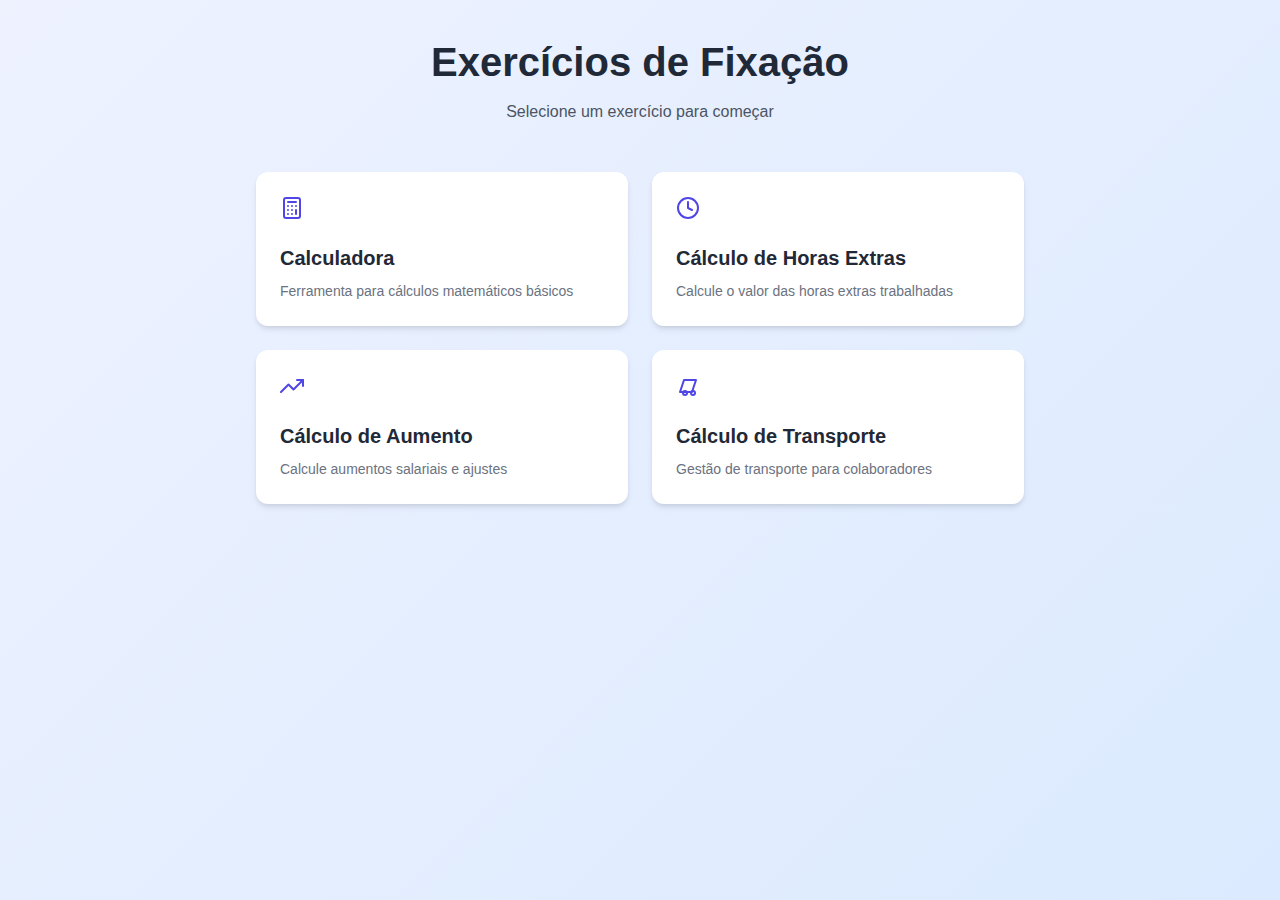
<file: index.html>
<!DOCTYPE html>
<html lang="pt-br">
<head>
    <meta charset="UTF-8">
    <meta name="viewport" content="width=device-width, initial-scale=1.0">
    <title>Exercícios de Fixação</title>
    <link rel="stylesheet" href="style.css">
</head>
<body>
    <div class="container">
        <div class="header">
            <h1>Exercícios de Fixação</h1>
            <p>Selecione um exercício para começar</p>
        </div>
        
        <div class="exercises-grid">
            <a href="Calculadora/exemplo1.html" class="exercise-card">
                <div class="icon">
                    <svg xmlns="http://www.w3.org/2000/svg" width="24" height="24" viewBox="0 0 24 24" fill="none" stroke="currentColor" stroke-width="2" stroke-linecap="round" stroke-linejoin="round"><rect width="16" height="20" x="4" y="2" rx="2"/><line x1="8" x2="16" y1="6" y2="6"/><line x1="16" x2="16" y1="14" y2="18"/><path d="M16 10h.01"/><path d="M12 10h.01"/><path d="M8 10h.01"/><path d="M12 14h.01"/><path d="M8 14h.01"/><path d="M12 18h.01"/><path d="M8 18h.01"/></svg>
                </div>
                <h2>Calculadora</h2>
                <p>Ferramenta para cálculos matemáticos básicos</p>
            </a>

            <a href="Exercicio 1/exercicio1.html" class="exercise-card">
                <div class="icon">
                    <svg xmlns="http://www.w3.org/2000/svg" width="24" height="24" viewBox="0 0 24 24" fill="none" stroke="currentColor" stroke-width="2" stroke-linecap="round" stroke-linejoin="round"><circle cx="12" cy="12" r="10"/><polyline points="12 6 12 12 16 14"/></svg>
                </div>
                <h2>Cálculo de Horas Extras</h2>
                <p>Calcule o valor das horas extras trabalhadas</p>
            </a>

            <a href="Exercicio 2/exercicio2.html" class="exercise-card">
                <div class="icon">
                    <svg xmlns="http://www.w3.org/2000/svg" width="24" height="24" viewBox="0 0 24 24" fill="none" stroke="currentColor" stroke-width="2" stroke-linecap="round" stroke-linejoin="round"><polyline points="23 6 13.5 15.5 8.5 10.5 1 18"/><polyline points="17 6 23 6 23 12"/></svg>
                </div>
                <h2>Cálculo de Aumento</h2>
                <p>Calcule aumentos salariais e ajustes</p>
            </a>

            <a href="Exercicio 3/exercicio3.html" class="exercise-card">
                <div class="icon">
                    <svg xmlns="http://www.w3.org/2000/svg" width="24" height="24" viewBox="0 0 24 24" fill="none" stroke="currentColor" stroke-width="2" stroke-linecap="round" stroke-linejoin="round"><path d="M8 6h12l-4 12H4z"/><circle cx="9" cy="19" r="2"/><circle cx="17" cy="19" r="2"/></svg>
                </div>
                <h2>Cálculo de Transporte</h2>
                <p>Gestão de transporte para colaboradores</p>
            </a>
        </div>

        <div class="footer">
            <p id="dataAtual"></p>
        </div>
    </div>
    <script src="script.js"></script>
</body>
</html>
</file>
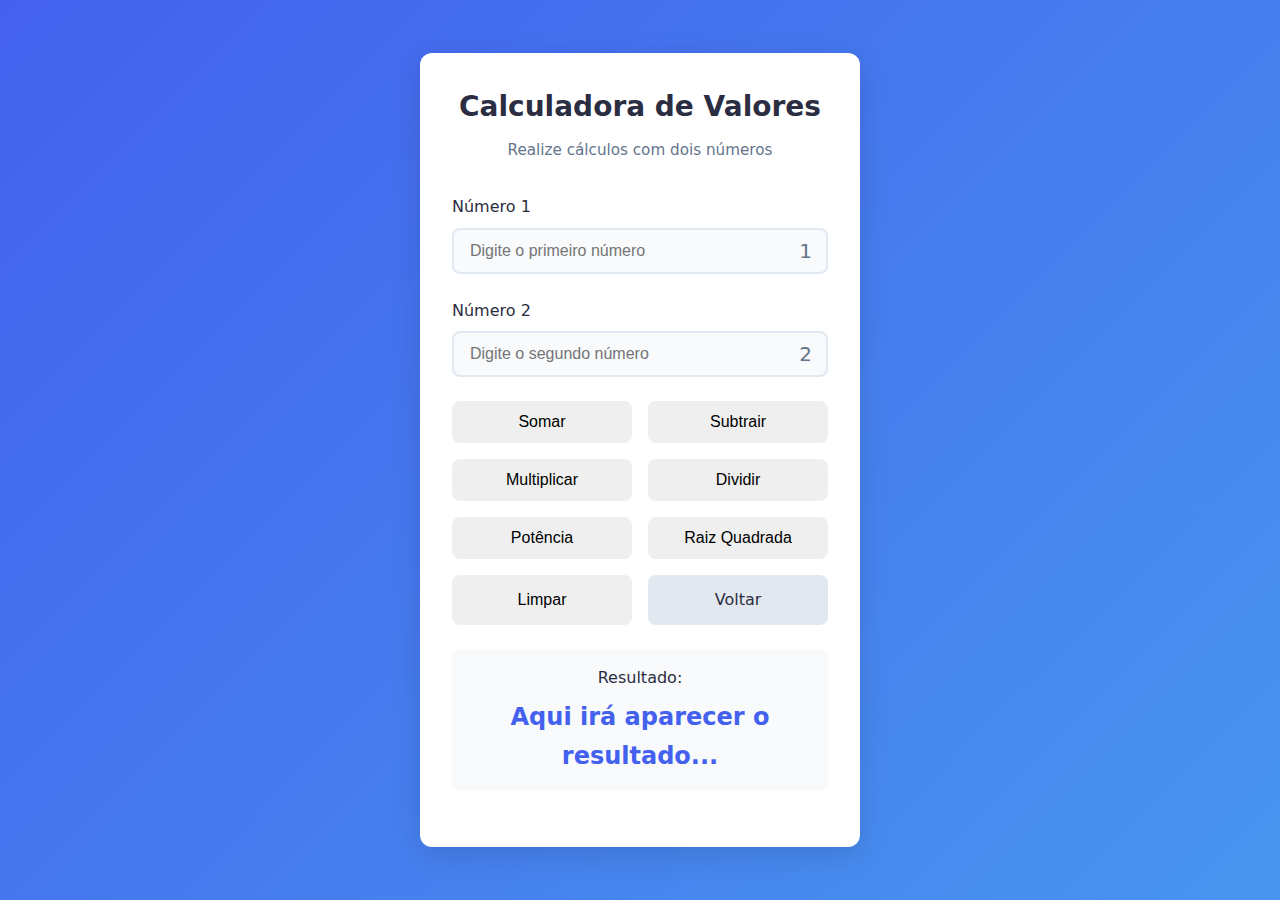
<file: Calculadora/exemplo1.html>
<!DOCTYPE html>
<html lang="pt-br">
<head>
    <meta charset="UTF-8">
    <meta name="viewport" content="width=device-width, initial-scale=1.0">
    <title>Calculadora de Valores</title>
    <link rel="stylesheet" href="style.css">
</head>
<body>
    <div class="container">
        <div class="card">
            <div class="card-header">
                <h1>Calculadora de Valores</h1>
                <p class="subtitle">Realize cálculos com dois números</p>
            </div>

            <div class="form-group">
                <label for="n1">Número 1</label>
                <div class="input-wrapper">
                    <input type="number" name="n1" id="n1" placeholder="Digite o primeiro número">
                    <span class="input-icon">1</span>
                </div>
            </div>

            <div class="form-group">
                <label for="n2">Número 2</label>
                <div class="input-wrapper">
                    <input type="number" name="n2" id="n2" placeholder="Digite o segundo número">
                    <span class="input-icon">2</span>
                </div>
            </div>

            <div class="button-group">
                <button class="btn btn-operation" onclick="somar()">Somar</button>
                <button class="btn btn-operation" onclick="subtrair()">Subtrair</button>
                <button class="btn btn-operation" onclick="multiplicar()">Multiplicar</button>
                <button class="btn btn-operation" onclick="dividir()">Dividir</button>
                <button class="btn btn-operation" onclick="potencia()">Potência</button>
                <button class="btn btn-operation" onclick="raizQuadrada()">Raiz Quadrada</button>
                <button class="btn btn-clear" onclick="limpar()">Limpar</button>
                <a href="../index.html" class="btn btn-secondary">Voltar</a>
            </div>

            <div class="result-section">
                <div class="result-display">
                    <label for="res">Resultado:</label>
                    <p id="res" class="result-value">Aqui irá aparecer o resultado...</p>
                </div>
            </div>
        </div>
    </div>
    <script src="script.js"></script>
</body>
</html>
</file>
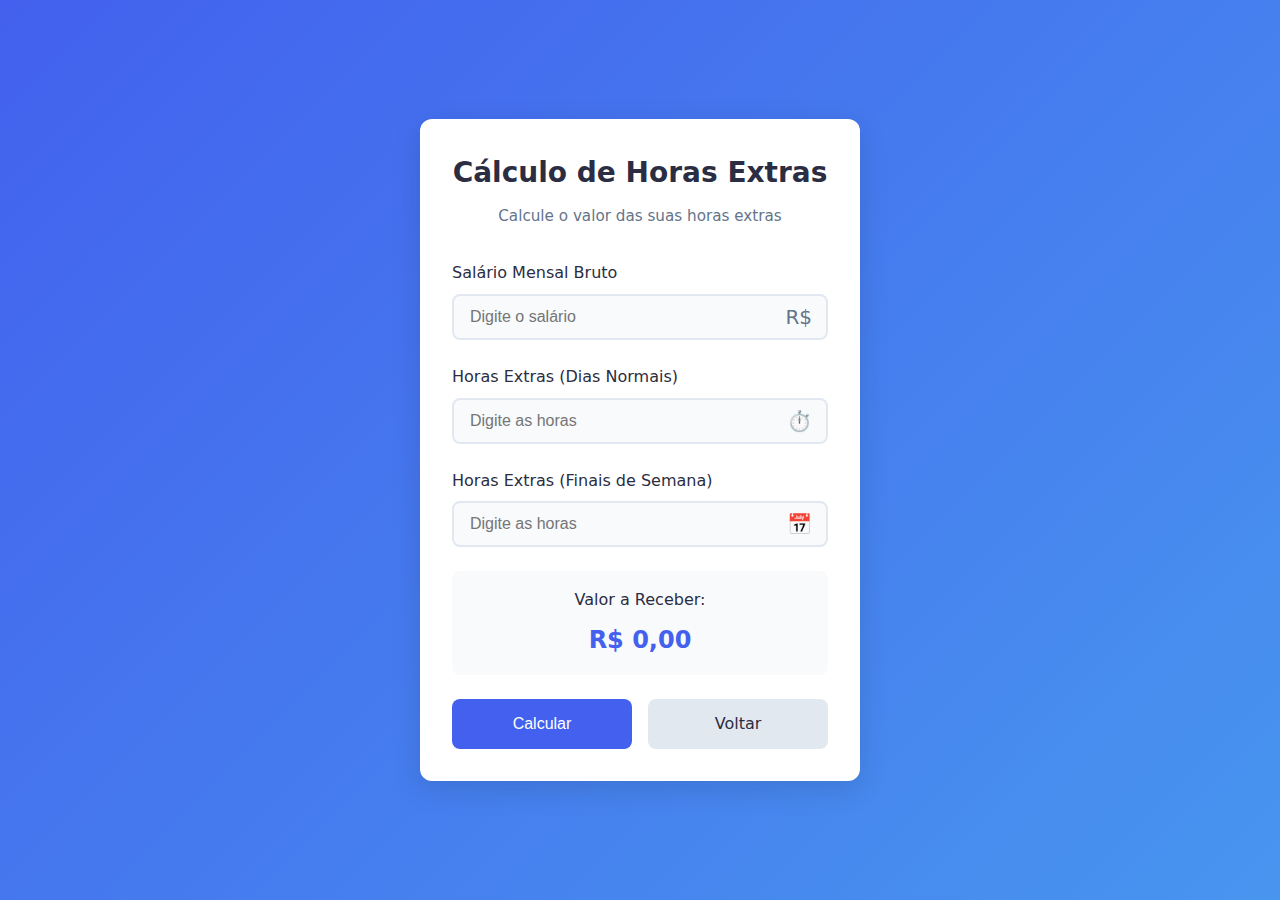
<file: Exercicio 1/exercicio1.html>
<!DOCTYPE html>
<html lang="pt-br">
<head>
    <meta charset="UTF-8">
    <meta name="viewport" content="width=device-width, initial-scale=1.0">
    <title>Cálculo de Horas Extras</title>
    <link rel="stylesheet" href="style.css">
</head>
<body>
    <div class="container">
        <div class="card">
            <div class="card-header">
                <h1>Cálculo de Horas Extras</h1>
                <p class="subtitle">Calcule o valor das suas horas extras</p>
            </div>

            <div class="form-group">
                <label for="salario">Salário Mensal Bruto</label>
                <div class="input-wrapper">
                    <input type="number" id="salario" name="salario" min="0" placeholder="Digite o salário">
                    <span class="input-icon">R$</span>
                </div>
            </div>

            <div class="form-group">
                <label for="horasNormais">Horas Extras (Dias Normais)</label>
                <div class="input-wrapper">
                    <input type="number" id="horasNormais" name="horasNormais" min="0" placeholder="Digite as horas">
                    <span class="input-icon">⏱️</span>
                </div>
            </div>

            <div class="form-group">
                <label for="horasFinaisSemana">Horas Extras (Finais de Semana)</label>
                <div class="input-wrapper">
                    <input type="number" id="horasFinaisSemana" name="horasFinaisSemana" min="0" placeholder="Digite as horas">
                    <span class="input-icon">📅</span>
                </div>
            </div>

            <div class="result-section">
                <div class="result-display">
                    <label for="resultado">Valor a Receber:</label>
                    <p id="resultado" class="result-value">R$ 0,00</p>
                </div>
            </div>

            <div class="button-group">
                <button class="btn btn-primary" onclick="calcularHorasExtras()">Calcular</button>
                <a href="../index.html" class="btn btn-secondary">Voltar</a>
            </div>
        </div>
    </div>
    <script src="script.js"></script>
</body>
</html>
</file>
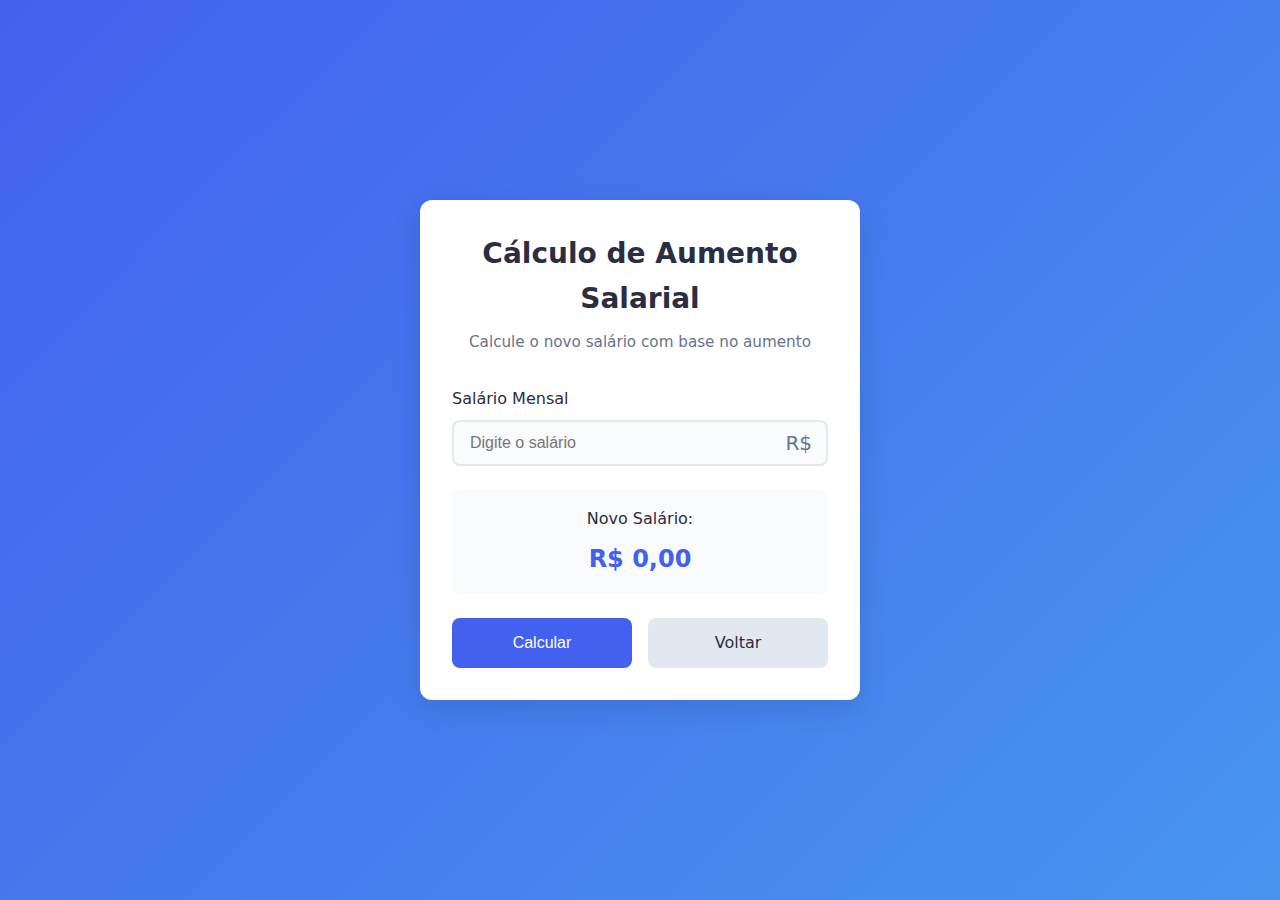
<file: Exercicio 2/exercicio2.html>
<!DOCTYPE html>
<html lang="pt-br">
<head>
    <meta charset="UTF-8">
    <meta name="viewport" content="width=device-width, initial-scale=1.0">
    <title>Cálculo de Aumento Salarial</title>
    <link rel="stylesheet" href="style.css">
</head>
<body>
    <div class="container">
        <div class="card">
            <div class="card-header">
                <h1>Cálculo de Aumento Salarial</h1>
                <p class="subtitle">Calcule o novo salário com base no aumento</p>
            </div>

            <div class="form-group">
                <label for="salario">Salário Mensal</label>
                <div class="input-wrapper">
                    <input type="number" id="salario" name="salario" min="0" placeholder="Digite o salário">
                    <span class="input-icon">R$</span>
                </div>
            </div>

            <div class="result-section">
                <div class="result-display">
                    <label for="resultado">Novo Salário:</label>
                    <p id="resultado" class="result-value">R$ 0,00</p>
                </div>
            </div>

            <div class="button-group">
                <button class="btn btn-primary" onclick="calcularAumento()">Calcular</button>
                <a href="../index.html" class="btn btn-secondary">Voltar</a>
            </div>
        </div>
    </div>
    <script src="script.js"></script>
</body>
</html>
</file>
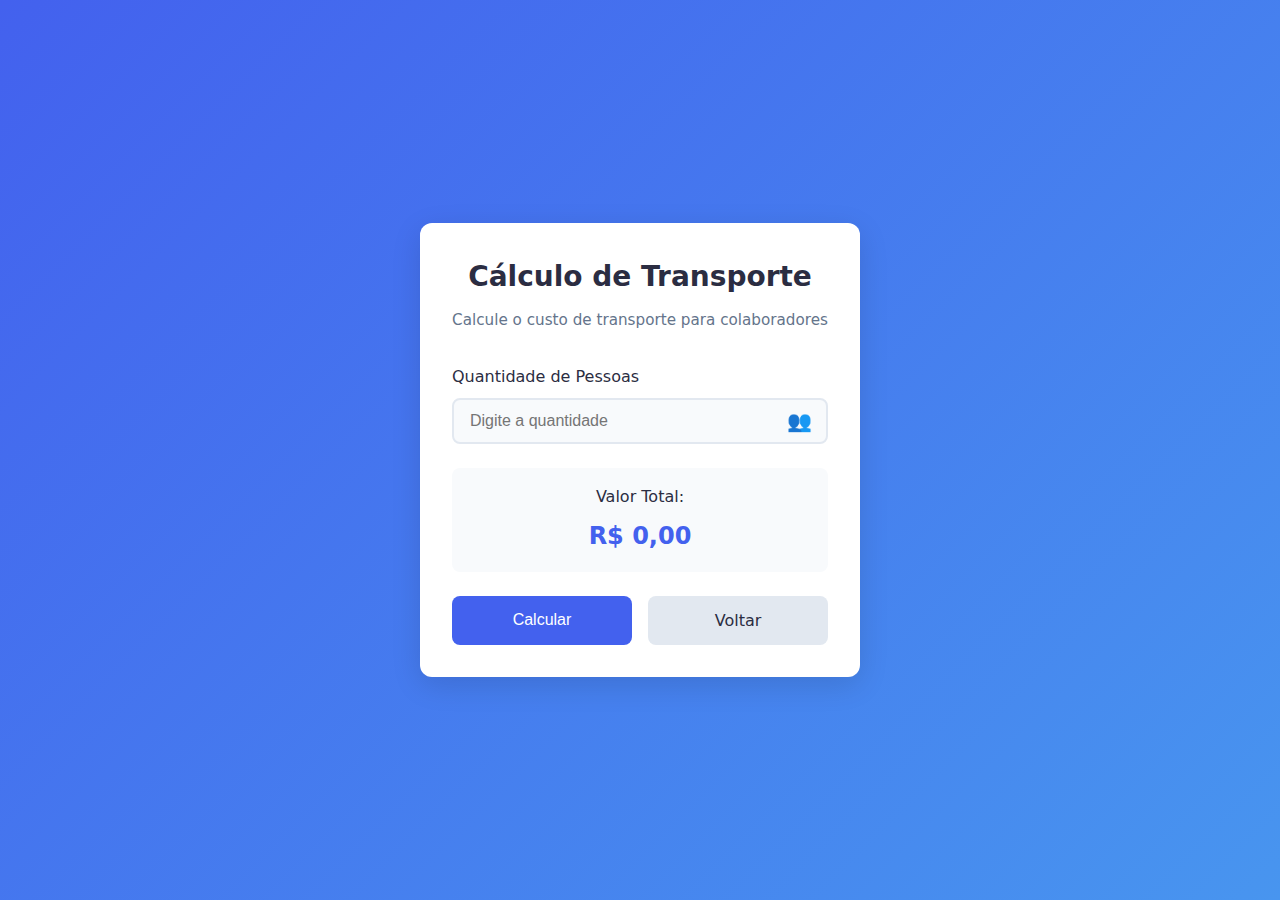
<file: Exercicio 3/exercicio3.html>
<!DOCTYPE html>
<html lang="pt-br">
<head>
    <meta charset="UTF-8">
    <meta name="viewport" content="width=device-width, initial-scale=1.0">
    <title>Cálculo de Transportes de Colaboradores</title>
    <link rel="stylesheet" href="style.css">
</head>
<body>
    <div class="container">
        <div class="card">
            <div class="card-header">
                <h1>Cálculo de Transporte</h1>
                <p class="subtitle">Calcule o custo de transporte para colaboradores</p>
            </div>

            <div class="form-group">
                <label for="pessoa">Quantidade de Pessoas</label>
                <div class="input-wrapper">
                    <input type="number" id="pessoa" name="pessoa" min="1" placeholder="Digite a quantidade">
                    <span class="input-icon">👥</span>
                </div>
            </div>

            <div class="result-section">
                <div class="result-display">
                    <label for="resultado">Valor Total:</label>
                    <p id="resultado" class="result-value">R$ 0,00</p>
                </div>
            </div>

            <div class="button-group">
                <button class="btn btn-primary" onclick="calcularAumento()">Calcular</button>
                <a href="../index.html" class="btn btn-secondary">Voltar</a>
            </div>
        </div>
    </div>
    <script src="script.js"></script>
</body>
</html>
</file>
<file: style.css>
* {
    margin: 0;
    padding: 0;
    box-sizing: border-box;
}

body {
    font-family: -apple-system, BlinkMacSystemFont, "Segoe UI", Roboto, "Helvetica Neue", Arial, sans-serif;
    min-height: 100vh;
    background: linear-gradient(135deg, #EEF2FF, #DBEAFE);
    padding: 2rem 1rem;
    line-height: 1.5;
}

.container {
    max-width: 1200px;
    margin: 0 auto;
}

.header {
    text-align: center;
    margin-bottom: 3rem;
}

.header h1 {
    font-size: 2.5rem;
    color: #1F2937;
    margin-bottom: 0.5rem;
}

.header p {
    color: #4B5563;
}

.exercises-grid {
    display: grid;
    grid-template-columns: repeat(2, minmax(0, 1fr));
    gap: 1.5rem;
    padding: 0 1rem;
    max-width: 800px;
    margin: 0 auto;
}

.exercise-card {
    background: white;
    border-radius: 0.75rem;
    padding: 1.5rem;
    text-decoration: none;
    color: inherit;
    box-shadow: 0 4px 6px -1px rgba(0, 0, 0, 0.1), 0 2px 4px -1px rgba(0, 0, 0, 0.06);
    transition: all 0.3s ease;
    display: block;
    height: 100%;
}

.exercise-card:hover {
    transform: translateY(-4px);
    box-shadow: 0 10px 15px -3px rgba(0, 0, 0, 0.1), 0 4px 6px -2px rgba(0, 0, 0, 0.05);
}

.icon {
    color: #4F46E5;
    margin-bottom: 1rem;
}

.exercise-card h2 {
    font-size: 1.25rem;
    color: #1F2937;
    margin-bottom: 0.5rem;
}

.exercise-card p {
    color: #6B7280;
    font-size: 0.875rem;
}

.footer {
    text-align: center;
    margin-top: 2rem;
    color: #4B5563;
}

@media (max-width: 768px) {
    .header h1 {
        font-size: 2rem;
    }
    
    .exercises-grid {
        grid-template-columns: 1fr;
    }
}
</file>
<file: Calculadora/style.css>
:root {
    --primary-color: #4361ee;
    --secondary-color: #3f37c9;
    --accent-color: #4895ef;
    --background-color: #f8f9fa;
    --text-color: #2b2d42;
    --border-radius: 12px;
    --box-shadow: 0 8px 30px rgba(0, 0, 0, 0.12);
}

* {
    margin: 0;
    padding: 0;
    box-sizing: border-box;
}

body {
    font-family: 'Segoe UI', system-ui, -apple-system, sans-serif;
    min-height: 100vh;
    display: flex;
    justify-content: center;
    align-items: center;
    background: linear-gradient(135deg, #4361ee 0%, #4895ef 100%);
    color: var(--text-color);
    line-height: 1.6;
}

.container {
    width: 100%;
    max-width: 480px;
    padding: 20px;
    margin: 0 auto;
}

.card {
    background: white;
    border-radius: var(--border-radius);
    box-shadow: var(--box-shadow);
    padding: 2rem;
}

.card-header {
    text-align: center;
    margin-bottom: 2rem;
}

h1 {
    color: var(--text-color);
    font-size: 1.75rem;
    margin-bottom: 0.5rem;
}

.subtitle {
    color: #64748b;
    font-size: 0.95rem;
}

.form-group {
    margin-bottom: 1.5rem;
}

label {
    display: block;
    margin-bottom: 0.5rem;
    color: var(--text-color);
    font-weight: 500;
}

.input-wrapper {
    position: relative;
    display: flex;
    align-items: center;
}

input[type="number"] {
    width: 100%;
    padding: 0.75rem 1rem;
    padding-right: 2.5rem;
    border: 2px solid #e2e8f0;
    border-radius: 8px;
    font-size: 1rem;
    transition: all 0.3s ease;
    background: #f8fafc;
}

input[type="number"]:focus {
    outline: none;
    border-color: var(--primary-color);
    box-shadow: 0 0 0 3px rgba(67, 97, 238, 0.1);
}

.input-icon {
    position: absolute;
    right: 1rem;
    font-size: 1.25rem;
    color: #64748b;
    pointer-events: none;
}

.result-section {
    background: #f8fafc;
    border-radius: 8px;
    padding: 1rem;
    margin: 1.5rem 0;
}

.result-display {
    text-align: center;
}

.result-value {
    font-size: 1.5rem;
    font-weight: 600;
    color: var(--primary-color);
    margin-top: 0.5rem;
}

.button-group {
    display: grid;
    grid-template-columns: 1fr 1fr;
    gap: 1rem;
    margin-top: 1.5rem;
}

.btn {
    padding: 0.75rem 1.5rem;
    border: none;
    border-radius: 8px;
    font-size: 1rem;
    font-weight: 500;
    cursor: pointer;
    transition: all 0.3s ease;
    text-decoration: none;
    text-align: center;
}

.btn-primary {
    background: var(--primary-color);
    color: white;
}

.btn-primary:hover {
    background: var(--secondary-color);
    transform: translateY(-1px);
}

.btn-secondary {
    background: #e2e8f0;
    color: var(--text-color);
}

.btn-secondary:hover {
    background: #cbd5e1;
    transform: translateY(-1px);
}

@media (max-width: 480px) {
    .container {
        padding: 1rem;
    }

    .card {
        padding: 1.5rem;
    }

    h1 {
        font-size: 1.5rem;
    }

    .button-group {
        grid-template-columns: 1fr;
    }
}
</file>
<file: Exercicio 1/style.css>
:root {
    --primary-color: #4361ee;
    --secondary-color: #3f37c9;
    --accent-color: #4895ef;
    --background-color: #f8f9fa;
    --text-color: #2b2d42;
    --border-radius: 12px;
    --box-shadow: 0 8px 30px rgba(0, 0, 0, 0.12);
}

* {
    margin: 0;
    padding: 0;
    box-sizing: border-box;
}

body {
    font-family: 'Segoe UI', system-ui, -apple-system, sans-serif;
    min-height: 100vh;
    display: flex;
    justify-content: center;
    align-items: center;
    background: linear-gradient(135deg, #4361ee 0%, #4895ef 100%);
    color: var(--text-color);
    line-height: 1.6;
}

.container {
    width: 100%;
    max-width: 480px;
    padding: 20px;
    margin: 0 auto;
}

.card {
    background: white;
    border-radius: var(--border-radius);
    box-shadow: var(--box-shadow);
    padding: 2rem;
}

.card-header {
    text-align: center;
    margin-bottom: 2rem;
}

h1 {
    color: var(--text-color);
    font-size: 1.75rem;
    margin-bottom: 0.5rem;
}

.subtitle {
    color: #64748b;
    font-size: 0.95rem;
}

.form-group {
    margin-bottom: 1.5rem;
}

label {
    display: block;
    margin-bottom: 0.5rem;
    color: var(--text-color);
    font-weight: 500;
}

.input-wrapper {
    position: relative;
    display: flex;
    align-items: center;
}

input[type="number"] {
    width: 100%;
    padding: 0.75rem 1rem;
    padding-right: 2.5rem;
    border: 2px solid #e2e8f0;
    border-radius: 8px;
    font-size: 1rem;
    transition: all 0.3s ease;
    background: #f8fafc;
}

input[type="number"]:focus {
    outline: none;
    border-color: var(--primary-color);
    box-shadow: 0 0 0 3px rgba(67, 97, 238, 0.1);
}

.input-icon {
    position: absolute;
    right: 1rem;
    font-size: 1.25rem;
    color: #64748b;
    pointer-events: none;
}

.result-section {
    background: #f8fafc;
    border-radius: 8px;
    padding: 1rem;
    margin: 1.5rem 0;
}

.result-display {
    text-align: center;
}

.result-value {
    font-size: 1.5rem;
    font-weight: 600;
    color: var(--primary-color);
    margin-top: 0.5rem;
}

.button-group {
    display: grid;
    grid-template-columns: 1fr 1fr;
    gap: 1rem;
    margin-top: 1.5rem;
}

.btn {
    padding: 0.75rem 1.5rem;
    border: none;
    border-radius: 8px;
    font-size: 1rem;
    font-weight: 500;
    cursor: pointer;
    transition: all 0.3s ease;
    text-decoration: none;
    text-align: center;
}

.btn-primary {
    background: var(--primary-color);
    color: white;
}

.btn-primary:hover {
    background: var(--secondary-color);
    transform: translateY(-1px);
}

.btn-secondary {
    background: #e2e8f0;
    color: var(--text-color);
}

.btn-secondary:hover {
    background: #cbd5e1;
    transform: translateY(-1px);
}

@media (max-width: 480px) {
    .container {
        padding: 1rem;
    }

    .card {
        padding: 1.5rem;
    }

    h1 {
        font-size: 1.5rem;
    }

    .button-group {
        grid-template-columns: 1fr;
    }
}
</file>
<file: Exercicio 2/style.css>
:root {
    --primary-color: #4361ee;
    --secondary-color: #3f37c9;
    --accent-color: #4895ef;
    --background-color: #f8f9fa;
    --text-color: #2b2d42;
    --border-radius: 12px;
    --box-shadow: 0 8px 30px rgba(0, 0, 0, 0.12);
}

* {
    margin: 0;
    padding: 0;
    box-sizing: border-box;
}

body {
    font-family: 'Segoe UI', system-ui, -apple-system, sans-serif;
    min-height: 100vh;
    display: flex;
    justify-content: center;
    align-items: center;
    background: linear-gradient(135deg, #4361ee 0%, #4895ef 100%);
    color: var(--text-color);
    line-height: 1.6;
}

.container {
    width: 100%;
    max-width: 480px;
    padding: 20px;
    margin: 0 auto;
}

.card {
    background: white;
    border-radius: var(--border-radius);
    box-shadow: var(--box-shadow);
    padding: 2rem;
}

.card-header {
    text-align: center;
    margin-bottom: 2rem;
}

h1 {
    color: var(--text-color);
    font-size: 1.75rem;
    margin-bottom: 0.5rem;
}

.subtitle {
    color: #64748b;
    font-size: 0.95rem;
}

.form-group {
    margin-bottom: 1.5rem;
}

label {
    display: block;
    margin-bottom: 0.5rem;
    color: var(--text-color);
    font-weight: 500;
}

.input-wrapper {
    position: relative;
    display: flex;
    align-items: center;
}

input[type="number"] {
    width: 100%;
    padding: 0.75rem 1rem;
    padding-right: 2.5rem;
    border: 2px solid #e2e8f0;
    border-radius: 8px;
    font-size: 1rem;
    transition: all 0.3s ease;
    background: #f8fafc;
}

input[type="number"]:focus {
    outline: none;
    border-color: var(--primary-color);
    box-shadow: 0 0 0 3px rgba(67, 97, 238, 0.1);
}

.input-icon {
    position: absolute;
    right: 1rem;
    font-size: 1.25rem;
    color: #64748b;
    pointer-events: none;
}

.result-section {
    background: #f8fafc;
    border-radius: 8px;
    padding: 1rem;
    margin: 1.5rem 0;
}

.result-display {
    text-align: center;
}

.result-value {
    font-size: 1.5rem;
    font-weight: 600;
    color: var(--primary-color);
    margin-top: 0.5rem;
}

.button-group {
    display: grid;
    grid-template-columns: 1fr 1fr;
    gap: 1rem;
    margin-top: 1.5rem;
}

.btn {
    padding: 0.75rem 1.5rem;
    border: none;
    border-radius: 8px;
    font-size: 1rem;
    font-weight: 500;
    cursor: pointer;
    transition: all 0.3s ease;
    text-decoration: none;
    text-align: center;
}

.btn-primary {
    background: var(--primary-color);
    color: white;
}

.btn-primary:hover {
    background: var(--secondary-color);
    transform: translateY(-1px);
}

.btn-secondary {
    background: #e2e8f0;
    color: var(--text-color);
}

.btn-secondary:hover {
    background: #cbd5e1;
    transform: translateY(-1px);
}

@media (max-width: 480px) {
    .container {
        padding: 1rem;
    }

    .card {
        padding: 1.5rem;
    }

    h1 {
        font-size: 1.5rem;
    }

    .button-group {
        grid-template-columns: 1fr;
    }
}
</file>
<file: Exercicio 3/style.css>
:root {
    --primary-color: #4361ee;
    --secondary-color: #3f37c9;
    --accent-color: #4895ef;
    --background-color: #f8f9fa;
    --text-color: #2b2d42;
    --border-radius: 12px;
    --box-shadow: 0 8px 30px rgba(0, 0, 0, 0.12);
}

* {
    margin: 0;
    padding: 0;
    box-sizing: border-box;
}

body {
    font-family: 'Segoe UI', system-ui, -apple-system, sans-serif;
    min-height: 100vh;
    display: flex;
    justify-content: center;
    align-items: center;
    background: linear-gradient(135deg, #4361ee 0%, #4895ef 100%);
    color: var(--text-color);
    line-height: 1.6;
}

.container {
    width: 100%;
    max-width: 480px;
    padding: 20px;
    margin: 0 auto;
}

.card {
    background: white;
    border-radius: var(--border-radius);
    box-shadow: var(--box-shadow);
    padding: 2rem;
}

.card-header {
    text-align: center;
    margin-bottom: 2rem;
}

h1 {
    color: var(--text-color);
    font-size: 1.75rem;
    margin-bottom: 0.5rem;
}

.subtitle {
    color: #64748b;
    font-size: 0.95rem;
}

.form-group {
    margin-bottom: 1.5rem;
}

label {
    display: block;
    margin-bottom: 0.5rem;
    color: var(--text-color);
    font-weight: 500;
}

.input-wrapper {
    position: relative;
    display: flex;
    align-items: center;
}

input[type="number"] {
    width: 100%;
    padding: 0.75rem 1rem;
    padding-right: 2.5rem;
    border: 2px solid #e2e8f0;
    border-radius: 8px;
    font-size: 1rem;
    transition: all 0.3s ease;
    background: #f8fafc;
}

input[type="number"]:focus {
    outline: none;
    border-color: var(--primary-color);
    box-shadow: 0 0 0 3px rgba(67, 97, 238, 0.1);
}

.input-icon {
    position: absolute;
    right: 1rem;
    font-size: 1.25rem;
    color: #64748b;
    pointer-events: none;
}

.result-section {
    background: #f8fafc;
    border-radius: 8px;
    padding: 1rem;
    margin: 1.5rem 0;
}

.result-display {
    text-align: center;
}

.result-value {
    font-size: 1.5rem;
    font-weight: 600;
    color: var(--primary-color);
    margin-top: 0.5rem;
}

.button-group {
    display: grid;
    grid-template-columns: 1fr 1fr;
    gap: 1rem;
    margin-top: 1.5rem;
}

.btn {
    padding: 0.75rem 1.5rem;
    border: none;
    border-radius: 8px;
    font-size: 1rem;
    font-weight: 500;
    cursor: pointer;
    transition: all 0.3s ease;
    text-decoration: none;
    text-align: center;
}

.btn-primary {
    background: var(--primary-color);
    color: white;
}

.btn-primary:hover {
    background: var(--secondary-color);
    transform: translateY(-1px);
}

.btn-secondary {
    background: #e2e8f0;
    color: var(--text-color);
}

.btn-secondary:hover {
    background: #cbd5e1;
    transform: translateY(-1px);
}

@media (max-width: 480px) {
    .container {
        padding: 1rem;
    }

    .card {
        padding: 1.5rem;
    }

    h1 {
        font-size: 1.5rem;
    }

    .button-group {
        grid-template-columns: 1fr;
    }
}
</file>
